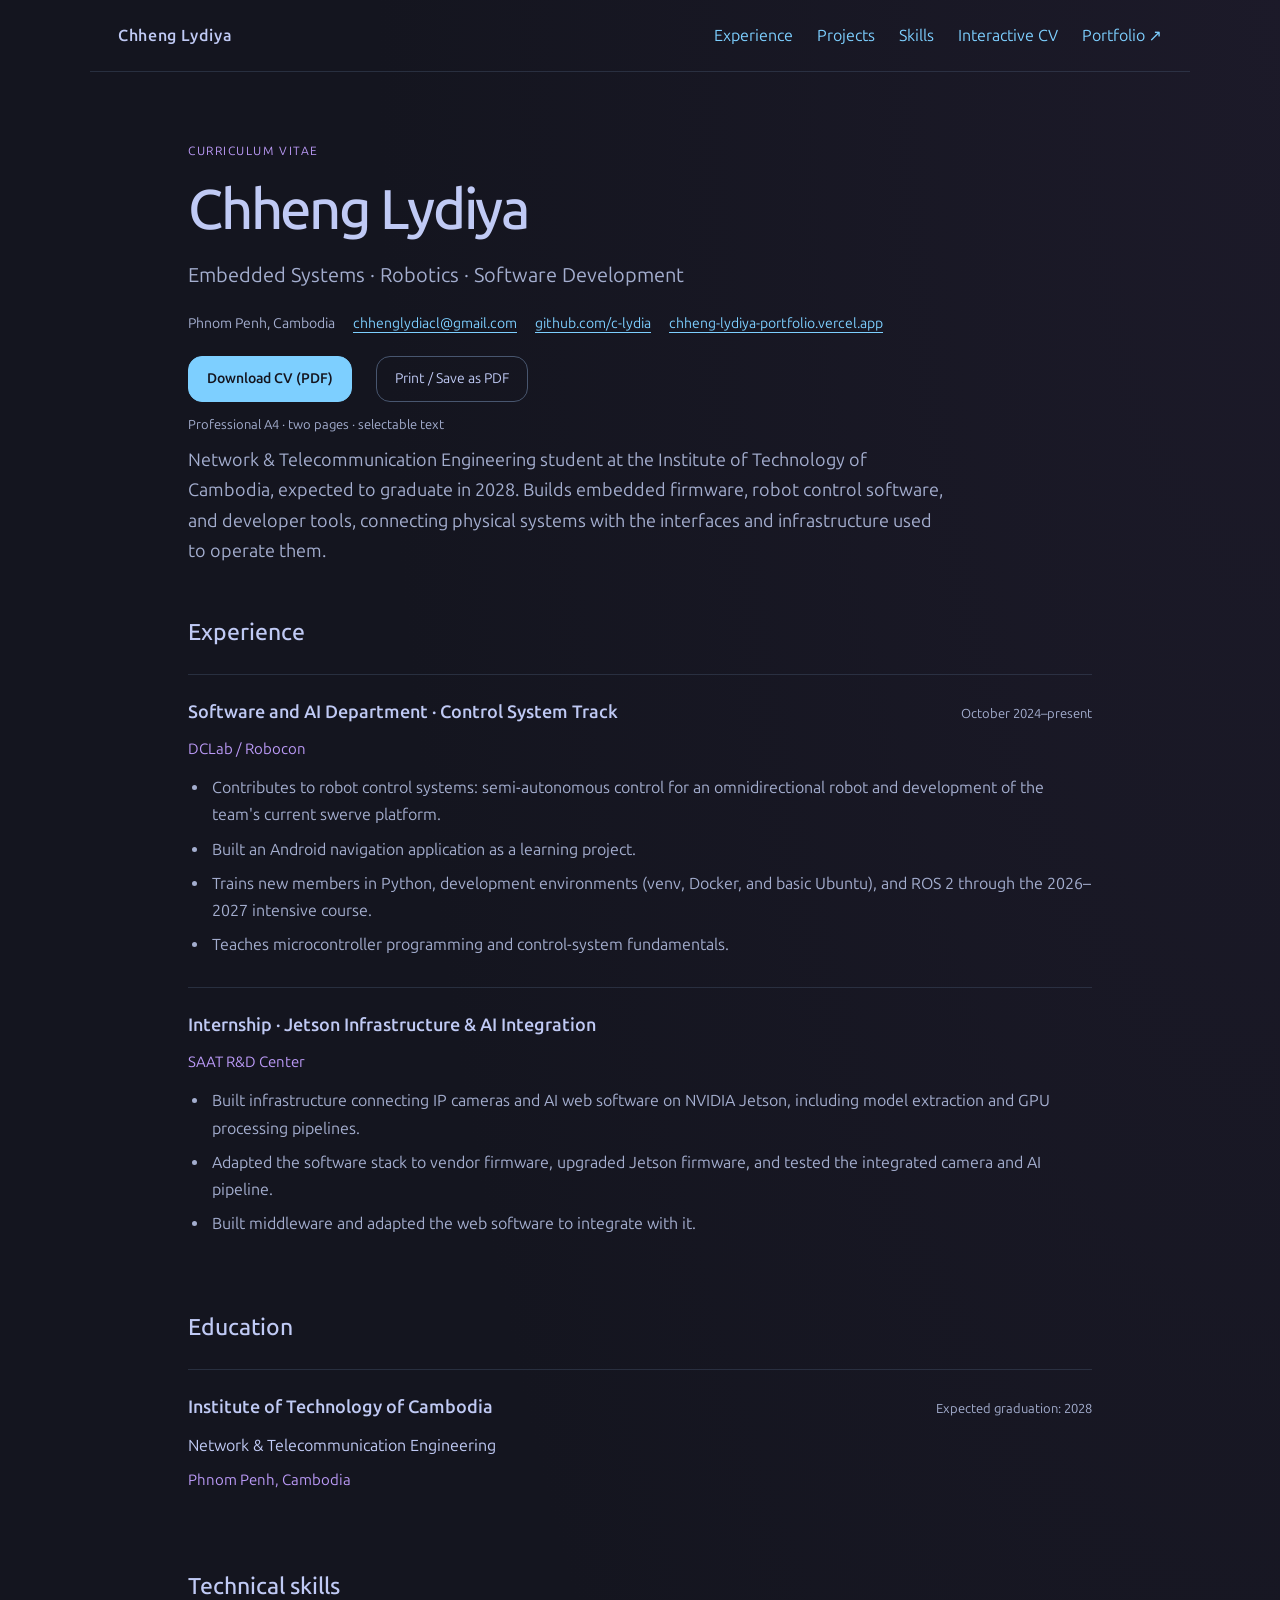
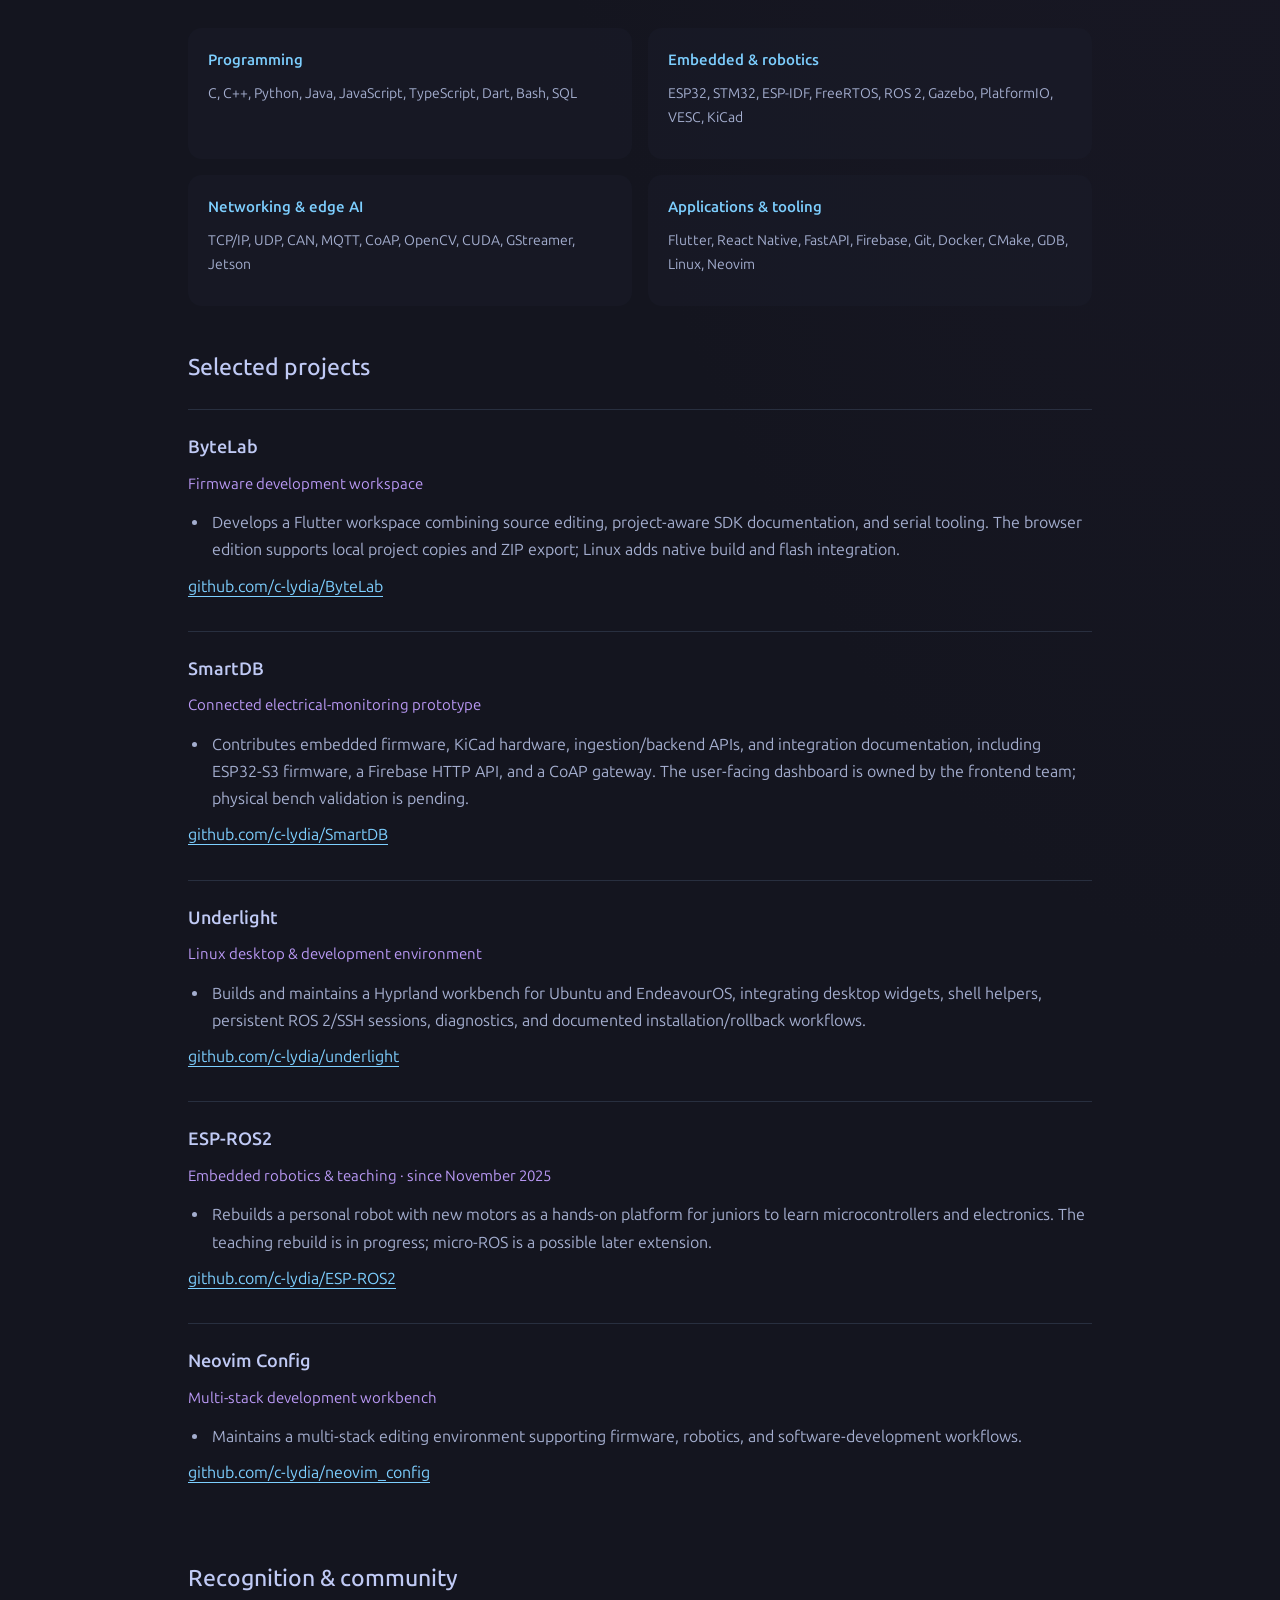
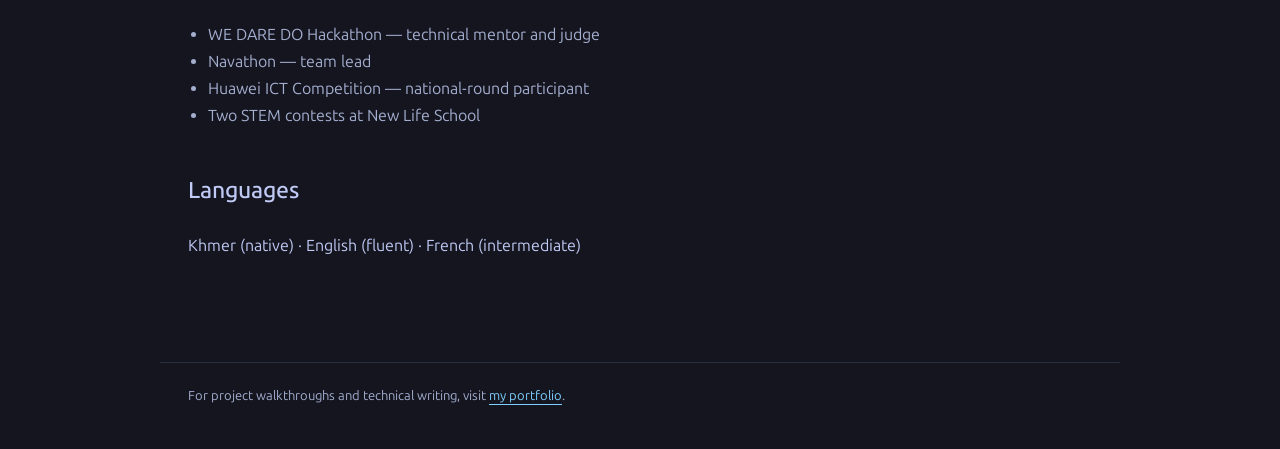
<file: index.html>
<!doctype html>
<html lang="en"><head><meta charset="utf-8"><meta name="viewport" content="width=device-width,initial-scale=1">
<title>Chheng Lydiya — CV</title><meta name="description" content="Network &amp; Telecommunication Engineering student at the Institute of Technology of Cambodia, expected to graduate in 2028. Builds embedded firmware, robot control software, and developer tools, connecting physical systems with the interfaces and infrastructure used to operate them.">
<link rel="stylesheet" href="screen.css"><link rel="stylesheet" href="print.css"></head>
<body><a class="skip" href="#main">Skip to CV</a><nav aria-label="Main navigation"><a class="wordmark" href="#main">Chheng Lydiya</a><div class="nav-links"><a href="#experience">Experience</a><a href="#projects">Projects</a><a href="#skills">Skills</a><a href="https://c-lydia.github.io/cv/interactive/">Interactive CV</a><a href="https://chheng-lydiya-portfolio.vercel.app">Portfolio ↗</a></div></nav>
<main id="main"><div class="sheet"><div class="sheet-body"><header><p class="eyebrow">Curriculum vitae</p><h1>Chheng Lydiya</h1><p class="headline">Embedded Systems · Robotics · Software Development</p><div class="contact"><span>Phnom Penh, Cambodia</span><a href="mailto:chhenglydiacl@gmail.com">chhenglydiacl@gmail.com</a><a href="https://github.com/c-lydia">github.com/c-lydia</a><a href="https://chheng-lydiya-portfolio.vercel.app">chheng-lydiya-portfolio.vercel.app</a></div><div class="actions"><a class="button primary" href="Chheng-Lydiya-CV.pdf" download="Chheng-Lydiya-CV.pdf">Download CV (PDF)</a><button type="button" id="print-cv">Print / Save as PDF</button></div><p class="hint">Professional A4 · two pages · selectable text</p><p class="summary">Network &amp; Telecommunication Engineering student at the Institute of Technology of Cambodia, expected to graduate in 2028. Builds embedded firmware, robot control software, and developer tools, connecting physical systems with the interfaces and infrastructure used to operate them.</p></header>
<section id="experience"><h2>Experience</h2><article class="entry"><div class="entry-head"><h3>Software and AI Department · Control System Track</h3><span class="period">October 2024–present</span></div><p class="organization">DCLab / Robocon</p><ul><li>Contributes to robot control systems: semi-autonomous control for an omnidirectional robot and development of the team&#x27;s current swerve platform.</li><li>Built an Android navigation application as a learning project.</li><li>Trains new members in Python, development environments (venv, Docker, and basic Ubuntu), and ROS 2 through the 2026–2027 intensive course.</li><li>Teaches microcontroller programming and control-system fundamentals.</li></ul></article><article class="entry"><div class="entry-head"><h3>Internship · Jetson Infrastructure &amp; AI Integration</h3></div><p class="organization">SAAT R&amp;D Center</p><ul><li>Built infrastructure connecting IP cameras and AI web software on NVIDIA Jetson, including model extraction and GPU processing pipelines.</li><li>Adapted the software stack to vendor firmware, upgraded Jetson firmware, and tested the integrated camera and AI pipeline.</li><li>Built middleware and adapted the web software to integrate with it.</li></ul></article></section>
<section id="education"><h2>Education</h2><article class="entry"><div class="entry-head"><h3>Institute of Technology of Cambodia</h3><span class="period">Expected graduation: 2028</span></div><p>Network &amp; Telecommunication Engineering</p><p class="organization">Phnom Penh, Cambodia</p></article></section>
<section id="skills"><h2>Technical skills</h2><div class="skills"><div class="skill"><h3>Programming</h3><p>C, C++, Python, Java, JavaScript, TypeScript, Dart, Bash, SQL</p></div><div class="skill"><h3>Embedded &amp; robotics</h3><p>ESP32, STM32, ESP-IDF, FreeRTOS, ROS 2, Gazebo, PlatformIO, VESC, KiCad</p></div><div class="skill"><h3>Networking &amp; edge AI</h3><p>TCP/IP, UDP, CAN, MQTT, CoAP, OpenCV, CUDA, GStreamer, Jetson</p></div><div class="skill"><h3>Applications &amp; tooling</h3><p>Flutter, React Native, FastAPI, Firebase, Git, Docker, CMake, GDB, Linux, Neovim</p></div></div></section></div><div class="page-note"><span>Chheng Lydiya · Curriculum vitae</span><span>1 / 2</span></div></div>
<div class="sheet"><div class="sheet-body"><p class="print-name">Chheng Lydiya · Selected work & community</p><section id="projects"><h2>Selected projects</h2><article class="entry"><div class="entry-head"><h3>ByteLab</h3></div><p class="organization">Firmware development workspace</p><ul><li>Develops a Flutter workspace combining source editing, project-aware SDK documentation, and serial tooling. The browser edition supports local project copies and ZIP export; Linux adds native build and flash integration.</li></ul><p class="project-link"><a href="https://github.com/c-lydia/ByteLab">github.com/c-lydia/ByteLab</a></p></article><article class="entry"><div class="entry-head"><h3>SmartDB</h3></div><p class="organization">Connected electrical-monitoring prototype</p><ul><li>Contributes embedded firmware, KiCad hardware, ingestion/backend APIs, and integration documentation, including ESP32-S3 firmware, a Firebase HTTP API, and a CoAP gateway. The user-facing dashboard is owned by the frontend team; physical bench validation is pending.</li></ul><p class="project-link"><a href="https://github.com/c-lydia/SmartDB">github.com/c-lydia/SmartDB</a></p></article><article class="entry"><div class="entry-head"><h3>Underlight</h3></div><p class="organization">Linux desktop &amp; development environment</p><ul><li>Builds and maintains a Hyprland workbench for Ubuntu and EndeavourOS, integrating desktop widgets, shell helpers, persistent ROS 2/SSH sessions, diagnostics, and documented installation/rollback workflows.</li></ul><p class="project-link"><a href="https://github.com/c-lydia/underlight">github.com/c-lydia/underlight</a></p></article><article class="entry"><div class="entry-head"><h3>ESP-ROS2</h3></div><p class="organization">Embedded robotics &amp; teaching · since November 2025</p><ul><li>Rebuilds a personal robot with new motors as a hands-on platform for juniors to learn microcontrollers and electronics. The teaching rebuild is in progress; micro-ROS is a possible later extension.</li></ul><p class="project-link"><a href="https://github.com/c-lydia/ESP-ROS2">github.com/c-lydia/ESP-ROS2</a></p></article><article class="entry"><div class="entry-head"><h3>Neovim Config</h3></div><p class="organization">Multi-stack development workbench</p><ul><li>Maintains a multi-stack editing environment supporting firmware, robotics, and software-development workflows.</li></ul><p class="project-link"><a href="https://github.com/c-lydia/neovim_config">github.com/c-lydia/neovim_config</a></p></article></section><section id="community"><h2>Recognition & community</h2><ul class="recognition"><li>WE DARE DO Hackathon — technical mentor and judge</li><li>Navathon — team lead</li><li>Huawei ICT Competition — national-round participant</li><li>Two STEM contests at New Life School</li></ul></section><section id="languages"><h2>Languages</h2><p class="languages">Khmer (native) · English (fluent) · French (intermediate)</p></section></div><div class="page-note"><span>Chheng Lydiya · Curriculum vitae</span><span>2 / 2</span></div></div></main>
<footer>For project walkthroughs and technical writing, visit <a href="https://chheng-lydiya-portfolio.vercel.app">my portfolio</a>.</footer><script src="cv.js"></script></body></html>
</file>
<file: screen.css>
@font-face{font-family:Ubuntu;src:url('UbuntuSans.ttf') format('truetype');font-display:swap}
:root{color-scheme:dark;--bg:#14151f;--panel:#1a1b29;--ink:#c0caf5;--muted:#a4aecf;--accent:#7dcfff;--violet:#bb9af7;--border:#48566f}
*{box-sizing:border-box}html{scroll-behavior:smooth;scroll-padding-top:100px}body{margin:0;background:radial-gradient(ellipse at top right,#28213866,transparent 50%),var(--bg);color:var(--ink);font:16px/1.7 Ubuntu,system-ui,sans-serif}a{color:var(--accent);text-underline-offset:4px}a:hover{color:var(--violet)}a:focus-visible,button:focus-visible{outline:2px solid var(--accent);outline-offset:5px}.skip{position:absolute;top:-100px}.skip:focus{top:12px;left:12px;z-index:10;background:var(--panel);padding:10px}nav{display:flex;align-items:center;justify-content:space-between;gap:16px;flex-wrap:wrap;max-width:1100px;margin:auto;padding:22px 28px;border-bottom:1px solid #48566f66}nav a{text-decoration:none}.nav-links,.actions{display:flex;flex-wrap:wrap;gap:12px 24px;align-items:center}.wordmark{font-weight:600;letter-spacing:.04em;color:var(--ink)}main{max-width:960px;margin:auto;padding:60px 28px}header{margin-bottom:46px}.eyebrow{text-transform:uppercase;letter-spacing:.13em;font-size:12px;color:var(--violet)}h1{font-size:clamp(34px,6vw,56px);font-weight:500;letter-spacing:-.04em;line-height:1.15;margin:16px 0}h2{font-size:23px;font-weight:500;margin:0 0 22px}h3{font-size:18px;font-weight:600;margin:0}p{margin:9px 0}.headline{font-size:20px;color:var(--muted)}.contact{display:flex;gap:5px 18px;flex-wrap:wrap;font-size:14px;color:var(--muted);margin:20px 0}.summary{max-width:760px;font-size:18px;color:var(--muted)}section{scroll-margin-top:24px;margin:0 0 42px}.entry{padding:22px 0;border-top:1px solid #48566f66;break-inside:avoid}.entry-head{display:flex;justify-content:space-between;gap:12px;align-items:baseline}.period{font-size:13px;color:var(--muted);white-space:nowrap}.organization{color:var(--violet);font-size:15px}.entry ul{margin:12px 0 0;padding-left:21px}.entry li{padding-left:3px;margin:7px 0;color:var(--muted)}.skills{display:grid;grid-template-columns:1fr 1fr;gap:16px}.skill{padding:20px;background:#1a1b2999;border-radius:14px}.skill h3{font-size:15px;color:var(--accent)}.skill p{color:var(--muted);font-size:14px}.button,button{display:inline-flex;align-items:center;justify-content:center;min-height:44px;padding:10px 18px;border:1px solid var(--border);border-radius:14px;background:transparent;color:var(--ink);font:inherit;font-size:14px;text-decoration:none;cursor:pointer}.button.primary{background:var(--accent);border-color:var(--accent);color:var(--bg);font-weight:600}.button:hover,button:hover{border-color:var(--accent)}.hint{color:var(--muted);font-size:13px;margin-top:12px}.page-note{display:none}footer{max-width:960px;margin:auto;padding:22px 28px 42px;color:var(--muted);font-size:13px;border-top:1px solid #48566f66}.recognition{padding-left:20px;color:var(--muted)}.print-name{display:none}
@media(max-width:600px){nav{padding:18px 20px}.nav-links{gap:8px 16px;font-size:14px}main{padding:34px 20px}.entry-head{display:block}.period{display:block;margin-top:4px;white-space:normal}.skills{grid-template-columns:1fr}h1{font-size:38px}.headline{font-size:18px}.summary{font-size:16px}}
@media(prefers-reduced-motion:reduce){html{scroll-behavior:auto}}
</file>
<file: print.css>
@page{size:A4;margin:16mm 18mm}
@media print{
:root{color-scheme:light}*{box-shadow:none!important;text-shadow:none!important}html{scroll-behavior:auto}body{background:white!important;color:#202833;font:10pt/1.4 Ubuntu,Arial,sans-serif;-webkit-print-color-adjust:exact;print-color-adjust:exact}nav,.actions,.hint,.skip,body>footer,.eyebrow{display:none!important}main{max-width:none;padding:0;margin:0}.sheet{min-height:264mm;display:flex;flex-direction:column}.sheet+.sheet{break-before:page}.sheet-body{flex:1}header{margin:0 0 15px}h1{font-size:26pt;letter-spacing:-.025em;margin:0 0 5px;color:#17283e}h2{font-size:11pt;font-weight:700;letter-spacing:.06em;text-transform:uppercase;color:#28415e;margin:0 0 8px;border-bottom:1px solid #c7cfd9;padding-bottom:5px;break-after:avoid}h3{font-size:10.5pt;color:#202833}.headline{font-size:11pt;color:#445264}.contact{font-size:8.5pt;gap:3px 12px;margin:9px 0;color:#445264}a{color:#28415e;text-decoration:none;overflow-wrap:anywhere}.summary{font-size:10pt;color:#202833;margin:10px 0 0;line-height:1.45}section{margin:0 0 15px}.entry{padding:0 0 10px;border:0}.entry-head{display:flex;justify-content:space-between;gap:12px}.period{color:#445264;font-size:9pt;white-space:nowrap}.organization{color:#445264;font-size:9.5pt;margin:3px 0}.entry ul{margin:5px 0 0;padding-left:15px}.entry li{color:#202833;margin:3px 0;padding-left:0}.skills{display:block}.skill{padding:0;background:none;border:0;margin:0 0 5px;break-inside:avoid}.skill h3{display:inline;color:#202833;font-size:9.5pt}.skill h3:after{content:': '}.skill p{display:inline;font-size:9.5pt;color:#202833}.recognition{color:#202833;margin:0;padding-left:15px}.recognition li{margin:3px 0}.page-note{display:flex;justify-content:space-between;border-top:1px solid #d9dee5;padding-top:6px;margin-top:12px;color:#627084;font-size:8pt}.print-name{display:block;font-size:9pt;color:#627084;margin:0 0 12px}.project-link{font-size:8.5pt}.languages{font-size:9.5pt}p{margin:4px 0}
}
</file>
